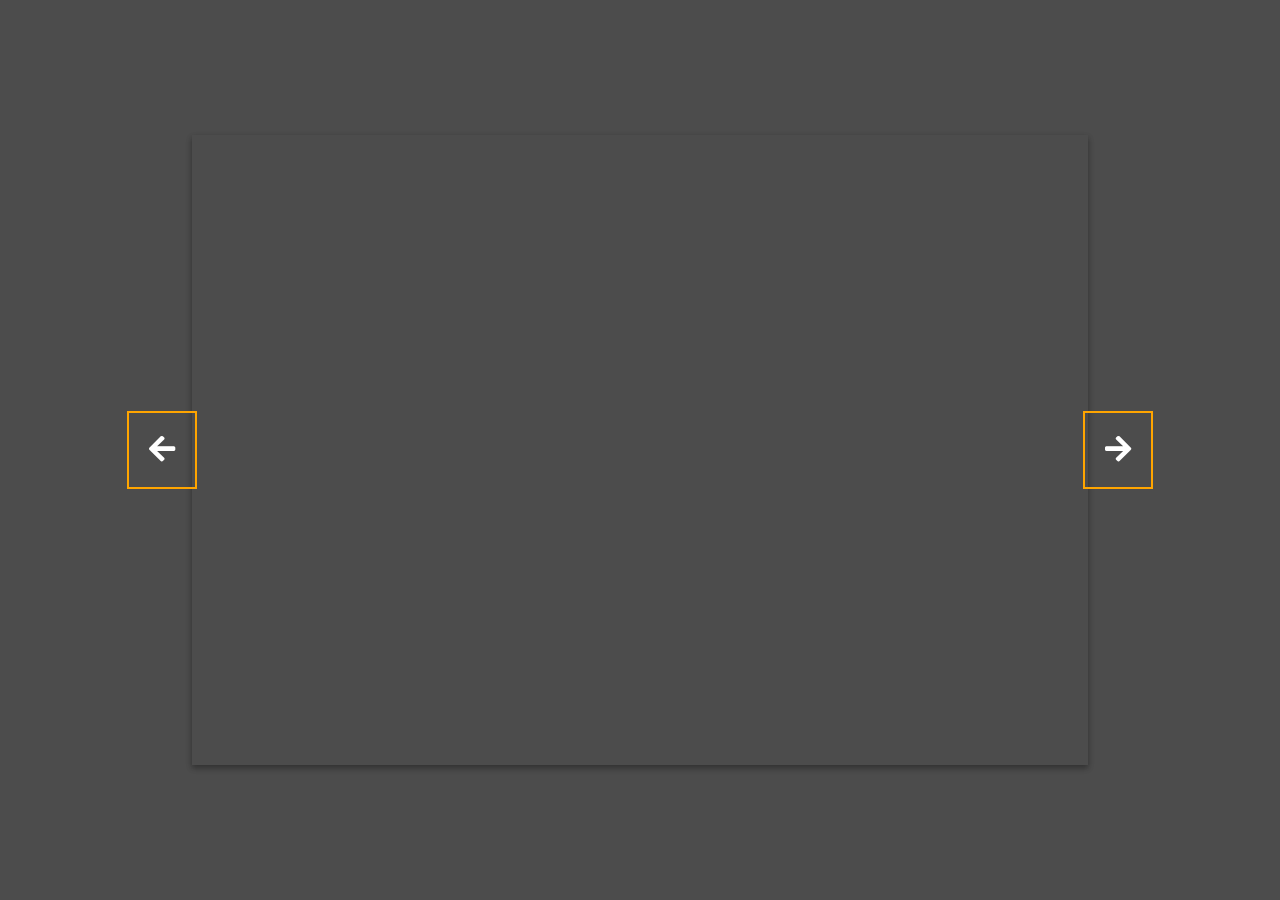
<file: fifty-projects/background-slider/index.html>
<!DOCTYPE html>
<html lang="en">
<head>
    <meta charset="UTF-8">
    <meta name="viewport" content="width=device-width, initial-scale=1.0">
    <link rel="stylesheet" href="https://cdnjs.cloudflare.com/ajax/libs/font-awesome/5.15.1/css/all.min.css" />
    <link rel="stylesheet" href="style.css">
    <title>Background Slider</title>
</head>
<body>
    <div class="slider-container">
        <div class="slider-container">
            <div
              class="slide"
              style="
                background-image: url('https://images.unsplash.com/photo-1549880338-65ddcdfd017b?ixlib=rb-1.2.1&ixid=eyJhcHBfaWQiOjEyMDd9&auto=format&fit=crop&w=2100&q=80');
              "
            ></div>
            <div
              class="slide"
              style="
                background-image: url('https://images.unsplash.com/photo-1511593358241-7eea1f3c84e5?ixlib=rb-1.2.1&ixid=eyJhcHBfaWQiOjEyMDd9&auto=format&fit=crop&w=1934&q=80');
              "
            ></div>
      
            <div
              class="slide"
              style="
                background-image: url('https://images.unsplash.com/photo-1495467033336-2effd8753d51?ixlib=rb-1.2.1&ixid=eyJhcHBfaWQiOjEyMDd9&auto=format&fit=crop&w=2100&q=80');
              "
            ></div>
      
            <div
              class="slide"
              style="
                background-image: url('https://images.unsplash.com/photo-1522735338363-cc7313be0ae0?ixlib=rb-1.2.1&ixid=eyJhcHBfaWQiOjEyMDd9&auto=format&fit=crop&w=2689&q=80');
              "
            ></div>
      
            <div
              class="slide"
              style="
                background-image: url('https://images.unsplash.com/photo-1559087867-ce4c91325525?ixlib=rb-1.2.1&ixid=eyJhcHBfaWQiOjEyMDd9&auto=format&fit=crop&w=2100&q=80');
              "
            ></div>
      
            <button class="arrow left-arrow" id="left">
              <i class="fas fa-arrow-left"></i>
            </button>
      
            <button class="arrow right-arrow" id="right">
              <i class="fas fa-arrow-right"></i>
            </button>
        </div>
    </div>
    <script src="script.js"></script>
</body>
</html>
</file>
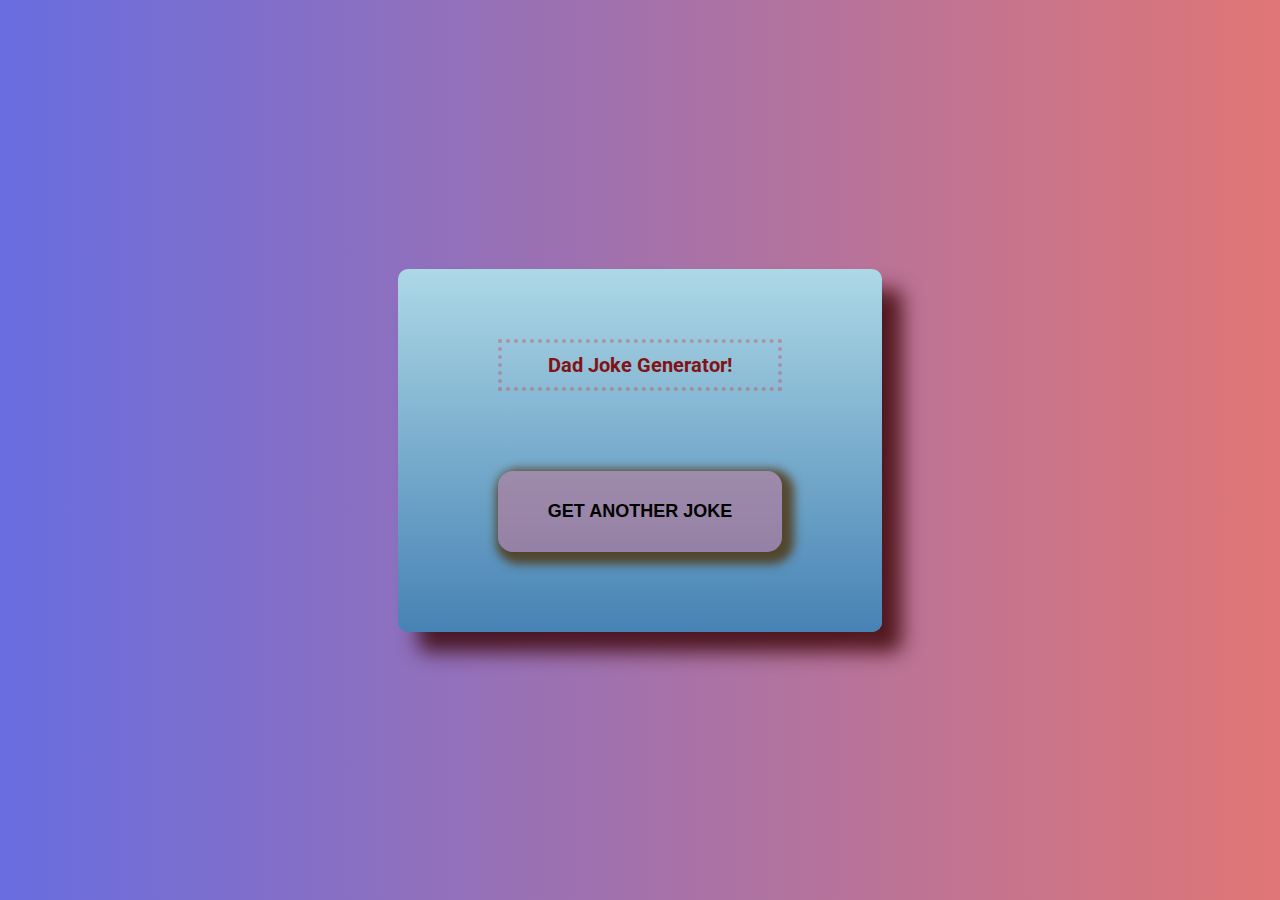
<file: fifty-projects/dad-jokes/index.html>
<!DOCTYPE html>
<html lang="en">
<head>
    <meta charset="UTF-8">
    <meta name="viewport" content="width=device-width, initial-scale=1.0">
    <!-- <link rel="stylesheet" href="https://cdnjs.cloudflare.com/ajax/libs/font-awesome/5.15.1/css/all.min.css" /> -->
    <link rel="stylesheet" href="style.css">
    <title>Dad Jokes</title>
</head>
<body>
    <div class="container">
        <h3>Dad Joke Generator!</h3>
        <p id="joke" class="joke"></p>
        <button class="btn" id="jokebtn">Get Another Joke</button>
    </div>

    <script src="script.js"></script>
</body>
</html>
</file>
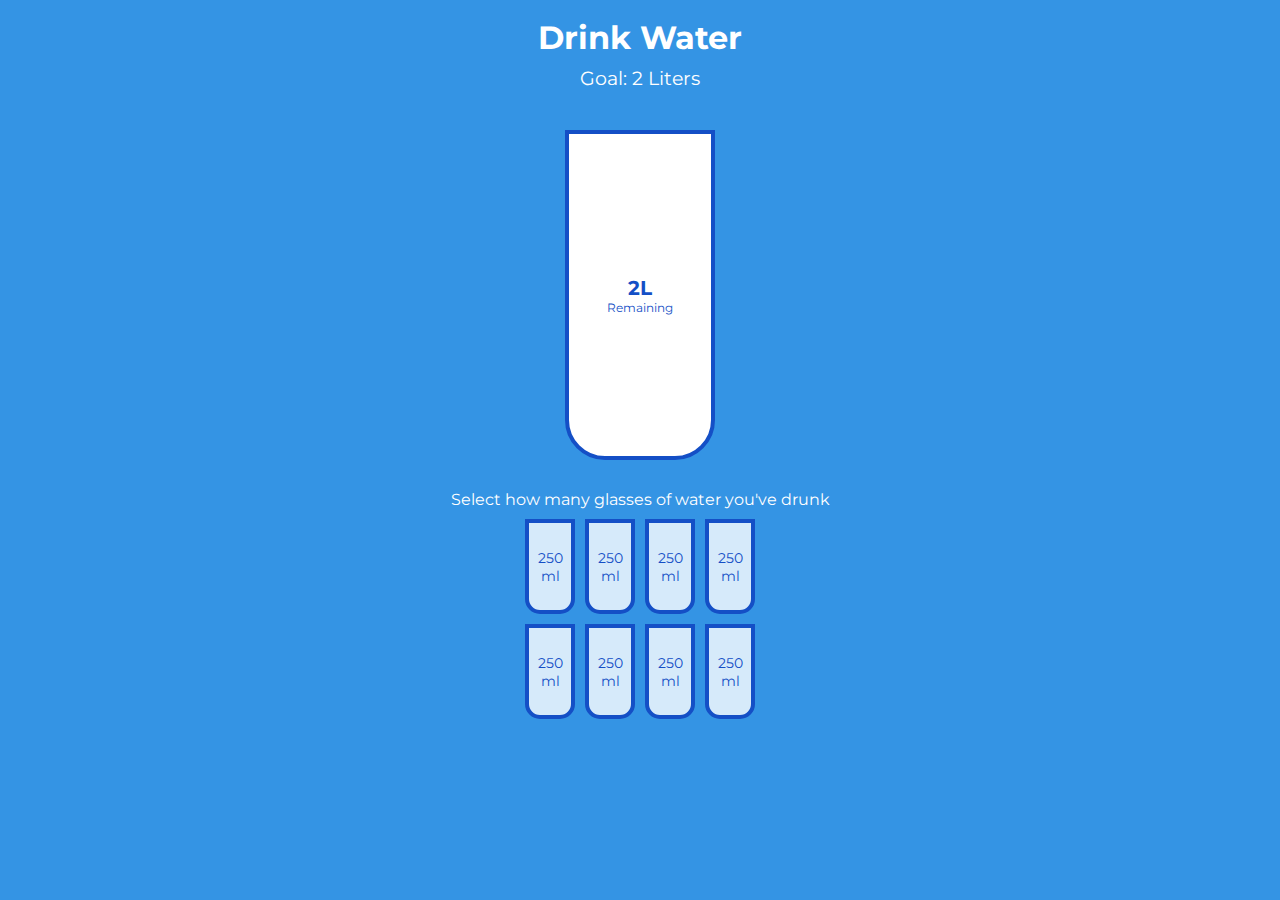
<file: fifty-projects/drink-water/index.html>
<!DOCTYPE html>
<html lang="en">
<head>
    <meta charset="UTF-8">
    <meta name="viewport" content="width=device-width, initial-scale=1.0">
    <!-- <link rel="stylesheet" href="https://cdnjs.cloudflare.com/ajax/libs/font-awesome/5.15.1/css/all.min.css" /> -->
    <link rel="stylesheet" href="style.css">
    <title>Project Starter</title>
</head>
<body>
    <h1>Drink Water</h1>
    <h3>Goal: 2 Liters</h3>

    <div class="cup">
        <div class="remained" id="remained">
            <span id="liters"></span>
            <small>Remaining</small>
        </div>

        <div class="percentage" id="percentage"></div>
    </div>
    <p class="text">Select how many glasses of water you've drunk</p>

    <div class="cups">
        <div class="cup cup-small">250 ml</div>
        <div class="cup cup-small">250 ml</div>
        <div class="cup cup-small">250 ml</div>
        <div class="cup cup-small">250 ml</div>
        <div class="cup cup-small">250 ml</div>
        <div class="cup cup-small">250 ml</div>
        <div class="cup cup-small">250 ml</div>
        <div class="cup cup-small">250 ml</div>
    </div>

    <script src="script.js"></script>
</body>
</html>
</file>
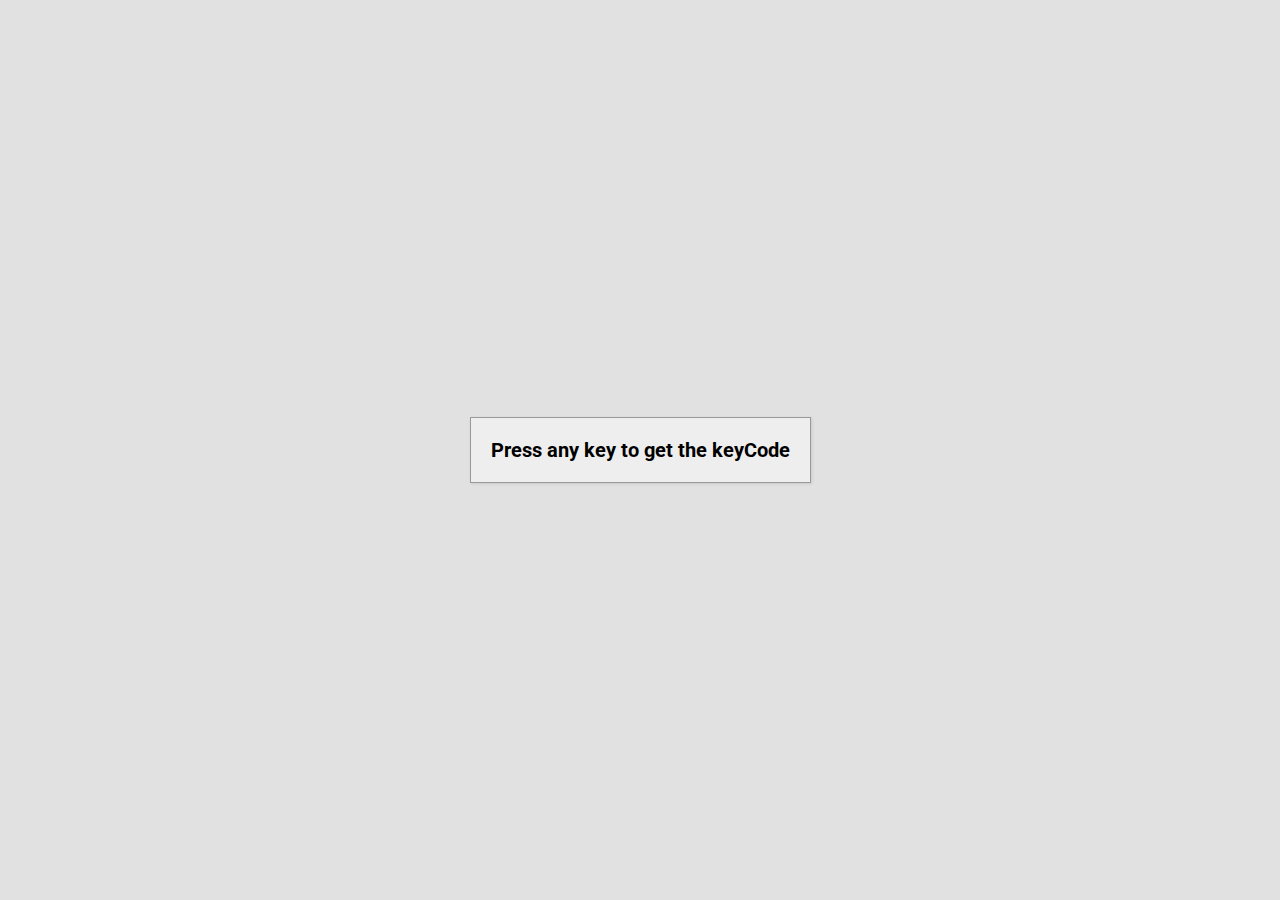
<file: fifty-projects/event-key-codes/index.html>
<!DOCTYPE html>
<html lang="en">
<head>
    <meta charset="UTF-8">
    <meta name="viewport" content="width=device-width, initial-scale=1.0">
    <!-- <link rel="stylesheet" href="https://cdnjs.cloudflare.com/ajax/libs/font-awesome/5.15.1/css/all.min.css" /> -->
    <link rel="stylesheet" href="style.css">
    <title>Event Key Codes</title>
</head>
<body>
    <div id="insert">
        <div class="key">
            Press any key to get the keyCode
        </div>
    </div>

    <script src="script.js"></script>
</body>
</html>
</file>
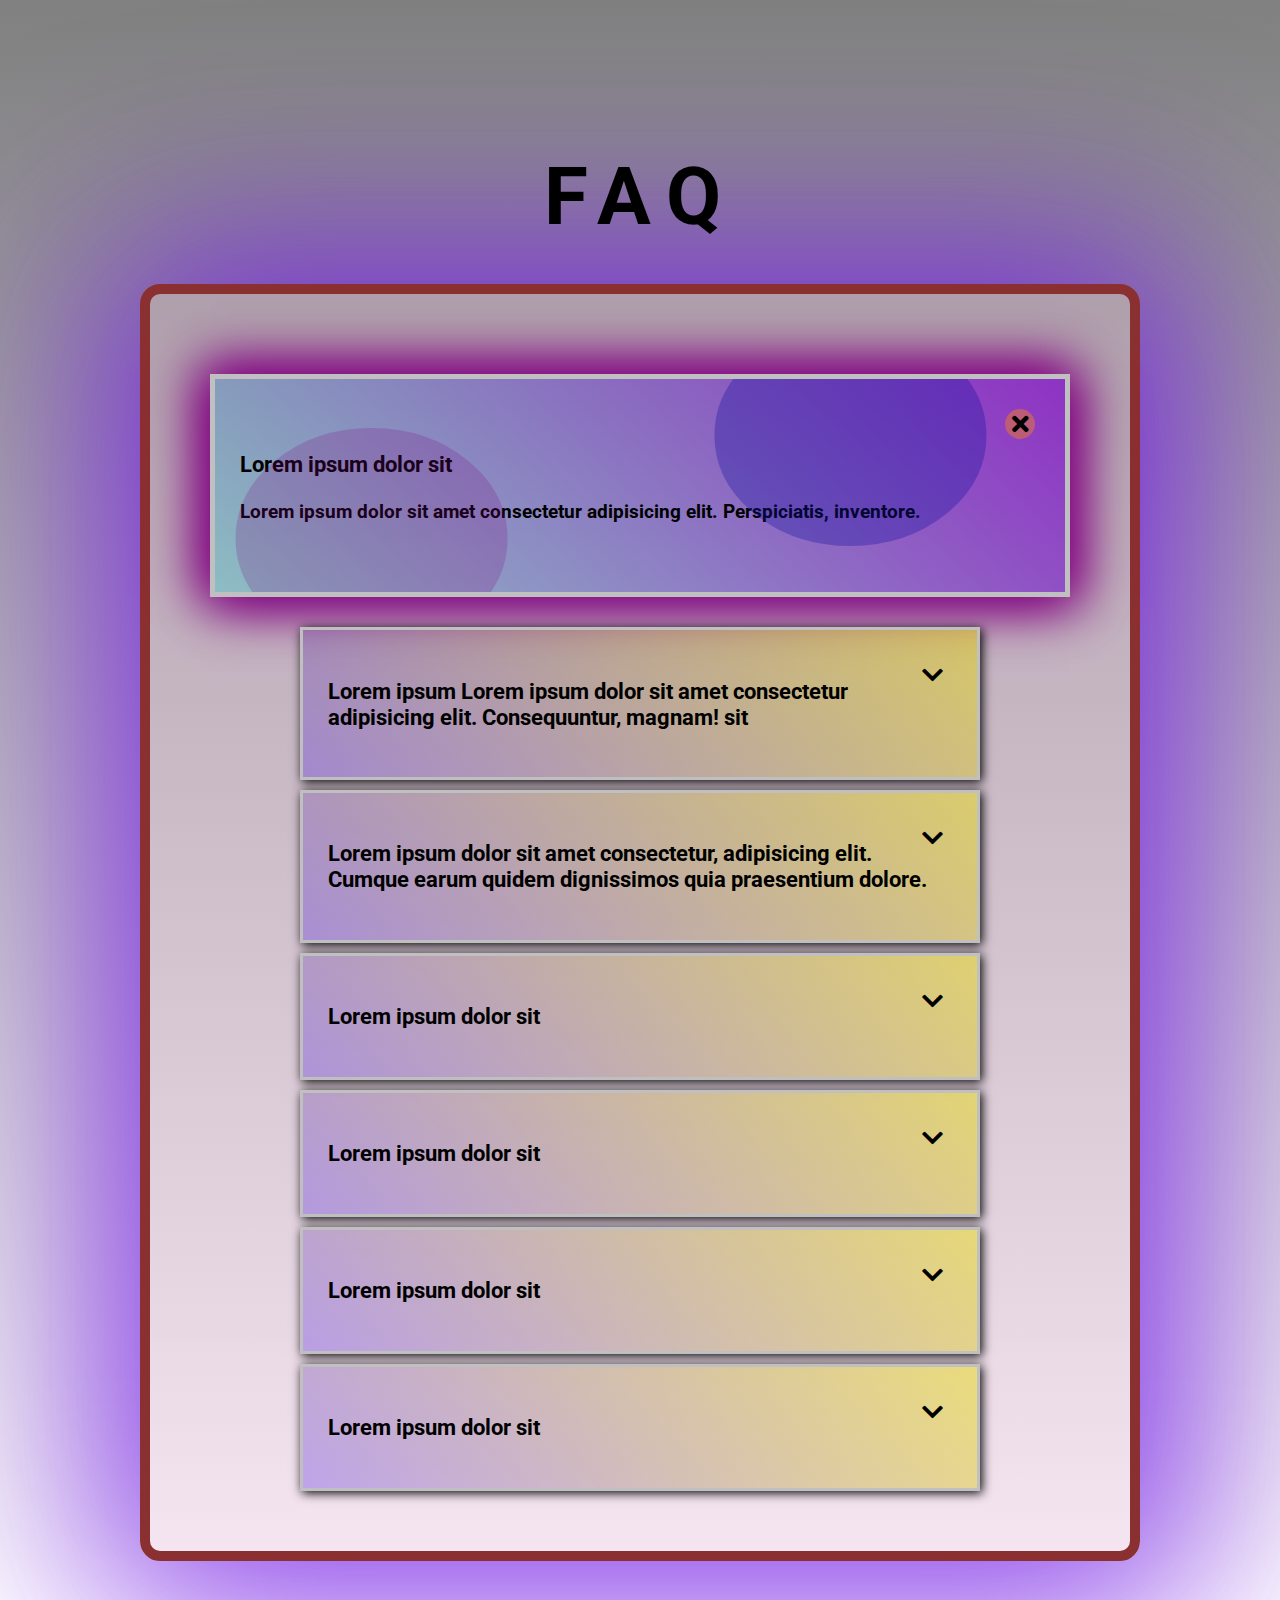
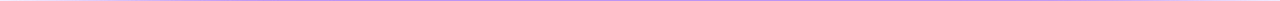
<file: fifty-projects/faq-collapse/index.html>
<!DOCTYPE html>
<html lang="en">
<head>
    <meta charset="UTF-8">
    <meta name="viewport" content="width=device-width, initial-scale=1.0">
    <link rel="stylesheet" href="https://cdnjs.cloudflare.com/ajax/libs/font-awesome/5.15.1/css/all.min.css" />
    <link rel="stylesheet" href="style.css">
    <title>FAQ Collapse</title>
</head>
<body>
    <h1>FAQ</h1>
    <div class="faq-container">
        <div class="faq active">
            <h3 class="faq-title">Lorem ipsum dolor sit</amet></h3>
            <p class="faq-text">Lorem ipsum dolor sit amet consectetur adipisicing elit. Perspiciatis, inventore.</p>
            <button class="faq-toggle">
                <i class="fas fa-chevron-down"></i>
                <i class="fas fa-times"></i>
            </button>
        </div>
        <div class="faq">
            <h3 class="faq-title">Lorem ipsum Lorem ipsum dolor sit amet consectetur adipisicing elit. Consequuntur, magnam! sit</amet></h3>
            <p class="faq-text">Lorem ipsum dolor sit amet consectetur adipisicing elit. Perspiciatis, inventore. Lorem ipsum dolor sit amet consectetur adipisicing elit. Nobis sequi culpa, iure in consequuntur impedit adt?</p>
            <button class="faq-toggle">
                <i class="fas fa-chevron-down"></i>
                <i class="fas fa-times"></i>
            </button>
        </div>
        <div class="faq">
            <h3 class="faq-title">Lorem ipsum dolor sit amet consectetur, adipisicing elit. Cumque earum quidem dignissimos quia praesentium dolore.</amet></h3>
            <p class="faq-text">Lorem ipsum dolor sit amet consectetur adipisicing elit. Perspiciatis, inventore.</p>
            <button class="faq-toggle">
                <i class="fas fa-chevron-down"></i>
                <i class="fas fa-times"></i>
            </button>
        </div>
        <div class="faq">
            <h3 class="faq-title">Lorem ipsum dolor sit</amet></h3>
            <p class="faq-text">Lorem ipsum dolor sit amet consectetur adipisicing elit. Perspiciatis, inventore.</p>
            <button class="faq-toggle">
                <i class="fas fa-chevron-down"></i>
                <i class="fas fa-times"></i>
            </button>
        </div>
        <div class="faq">
            <h3 class="faq-title">Lorem ipsum dolor sit</amet></h3>
            <p class="faq-text">Lorem ipsum dolor sit amet consectetur adipisicing elit. Perspiciatis, inventore.</p>
            <button class="faq-toggle">
                <i class="fas fa-chevron-down"></i>
                <i class="fas fa-times"></i>
            </button>
        </div>
        <div class="faq">
            <h3 class="faq-title">Lorem ipsum dolor sit</amet></h3>
            <p class="faq-text">Lorem ipsum dolor sit amet consectetur adipisicing elit. Perspiciatis, inventore.</p>
            <button class="faq-toggle">
                <i class="fas fa-chevron-down"></i>
                <i class="fas fa-times"></i>
            </button>
        </div>
        <div class="faq">
            <h3 class="faq-title">Lorem ipsum dolor sit</amet></h3>
            <p class="faq-text">Lorem ipsum dolor sit amet consectetur adipisicing elit. Perspiciatis, inventore.</p>
            <button class="faq-toggle">
                <i class="fas fa-chevron-down"></i>
                <i class="fas fa-times"></i>
            </button>
        </div>
    </div>

    <script src="script.js"></script>
</body>
</html>
</file>
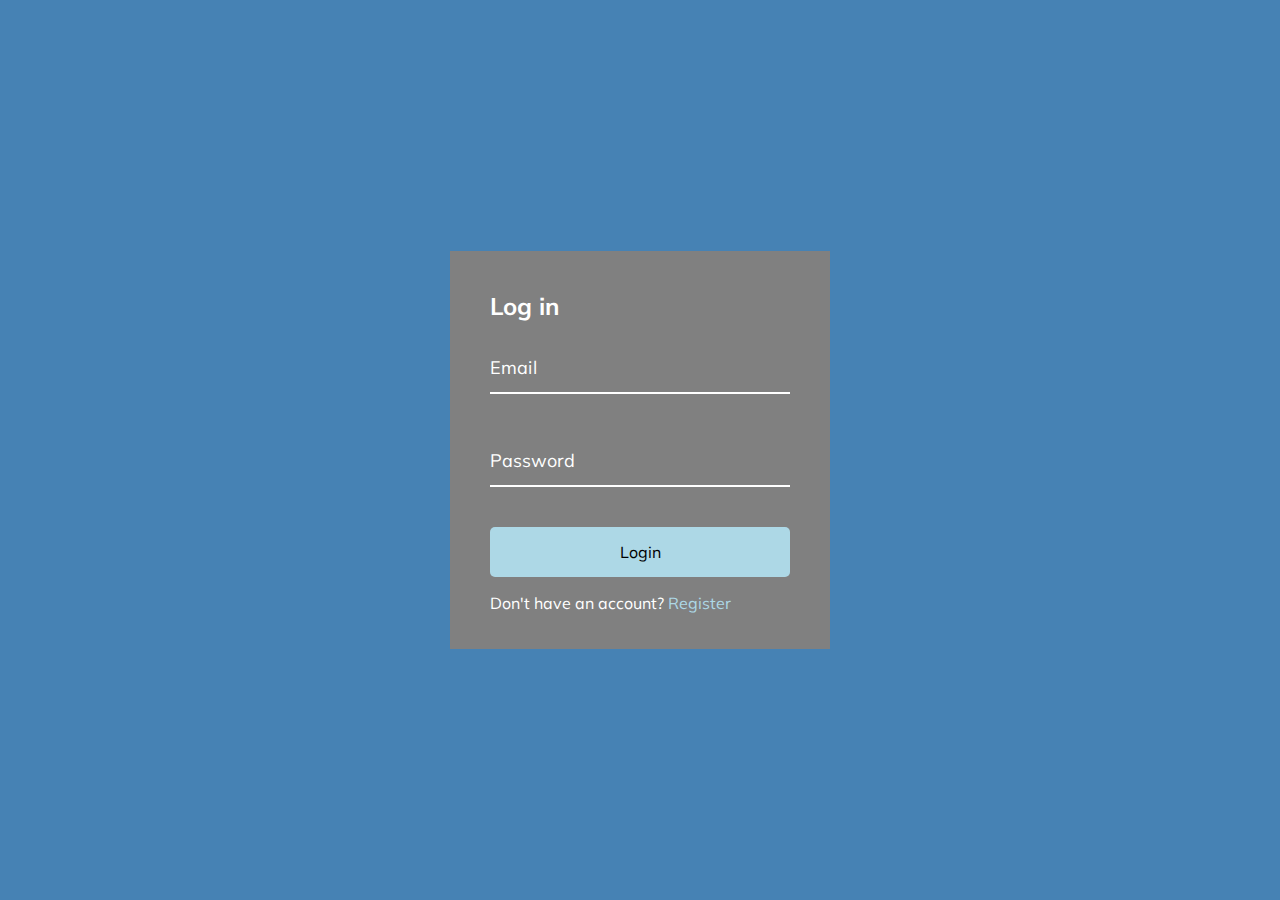
<file: fifty-projects/form-wave/index.html>
<!DOCTYPE html>
<html lang="en">
<head>
    <meta charset="UTF-8">
    <meta name="viewport" content="width=device-width, initial-scale=1.0">
    <link rel="stylesheet" href="https://cdnjs.cloudflare.com/ajax/libs/font-awesome/5.15.1/css/all.min.css" />
    <link rel="stylesheet" href="style.css">
    <title>Form Wave</title>
</head>
<body>
    <div class="container">
        <h2>Log in</h2>
        <form>
            <div class="form-control">
                <input type="text" required>
                <label>Email</label>
            </div>
            <div class="form-control" >
                <input type="password" required>
                <label>Password</label>
            </div>

            <button class="btn">Login</button>

            <p>Don't have an account? <a href="#">Register</a></p>
        </form>
    </div>

    <script src="script.js"></script>
</body>
</html>
</file>
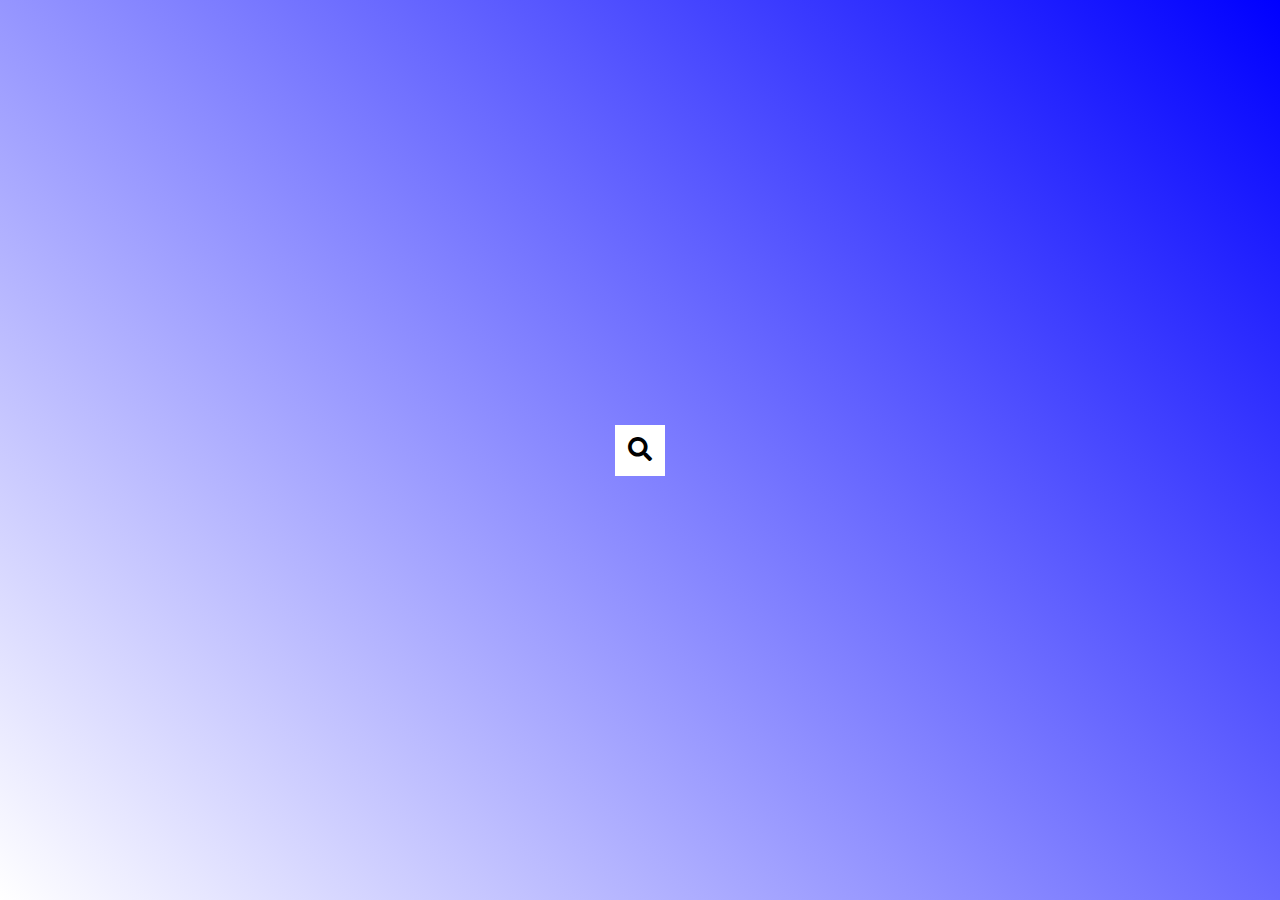
<file: fifty-projects/hidden-search-widget/index.html>
<!DOCTYPE html>
<html lang="en">
<head>
    <meta charset="UTF-8">
    <meta name="viewport" content="width=device-width, initial-scale=1.0">
    <link rel="stylesheet" href="https://cdnjs.cloudflare.com/ajax/libs/font-awesome/5.15.1/css/all.min.css" />
    <link rel="stylesheet" href="style.css">
    <title>Hidden Search</title>
</head>
<body>
    <div class="search">
        <input type="text" class="input" placeholder="Search...">
        <button class="btn">
            <i class="fas fa-search"></i>
        </button>
    </div>

    <script src="script.js"></script>
</body>
</html>
</file>
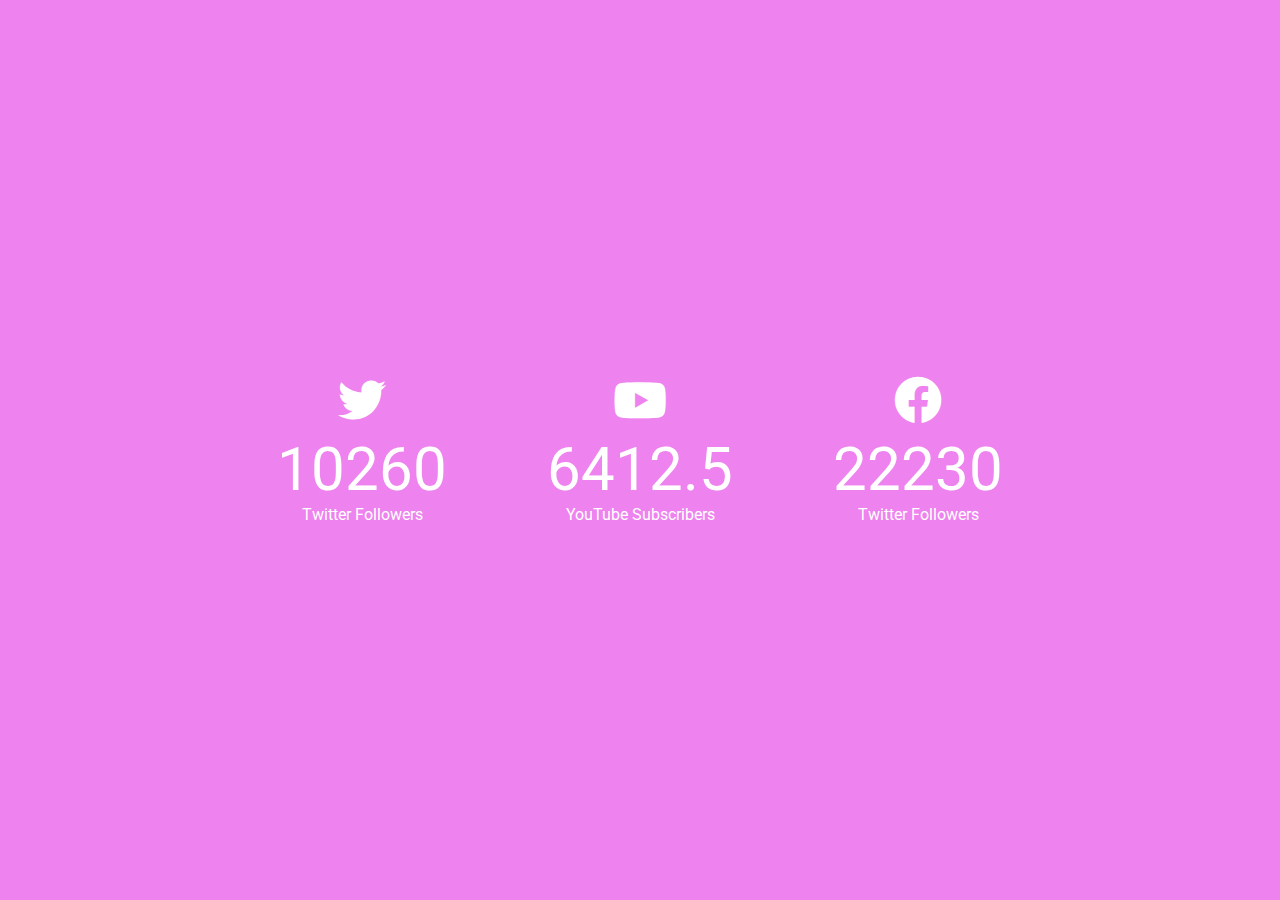
<file: fifty-projects/incrementing-counter/index.html>
<!DOCTYPE html>
<html lang="en">
<head>
    <meta charset="UTF-8">
    <meta name="viewport" content="width=device-width, initial-scale=1.0">
    <link rel="stylesheet" href="https://cdnjs.cloudflare.com/ajax/libs/font-awesome/5.15.1/css/all.min.css" />
    <link rel="stylesheet" href="style.css">
    <title>Project Starter</title>
</head>
<body>
    <div class="counter-container">
        <i class="fab fa-twitter fa-3x"></i>
        <div class="counter" data-target="12000"></div>
        <span>Twitter Followers</span>
    </div>
    <div class="counter-container">
        <i class="fab fa-youtube fa-3x"></i>
        <div class="counter" data-target="7500"></div>
        <span>YouTube Subscribers</span>
    </div>
    <div class="counter-container">
        <i class="fab fa-facebook fa-3x"></i>
        <div class="counter" data-target="26000"></div>
        <span>Twitter Followers</span>
    </div>
    <script src="script.js"></script>
</body>
</html>
</file>
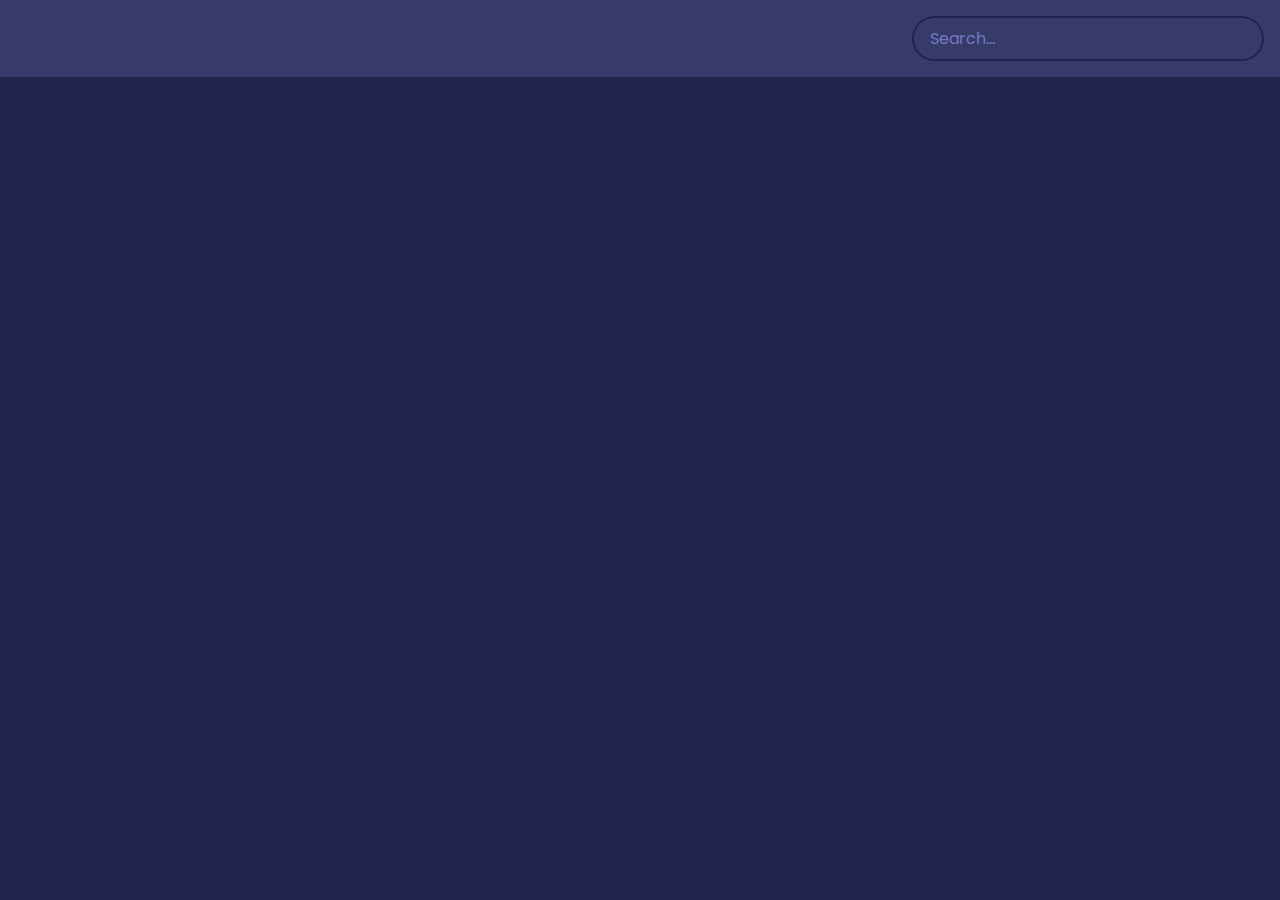
<file: fifty-projects/movie-app/index.html>
<!DOCTYPE html>
<html lang="en">
<head>
    <meta charset="UTF-8">
    <meta name="viewport" content="width=device-width, initial-scale=1.0">
    <!-- <link rel="stylesheet" href="https://cdnjs.cloudflare.com/ajax/libs/font-awesome/5.15.1/css/all.min.css" /> -->
    <link rel="stylesheet" href="style.css">
    <title>Movie App</title>
</head>
<body>
    <header>
        <form id="form">
            <input type="text" id="search" class="search"
            placeholder="Search...">
        </form>
    </header>

    <main id="main"></main>

    <script src="script.js"></script>
</body>
</html>
</file>
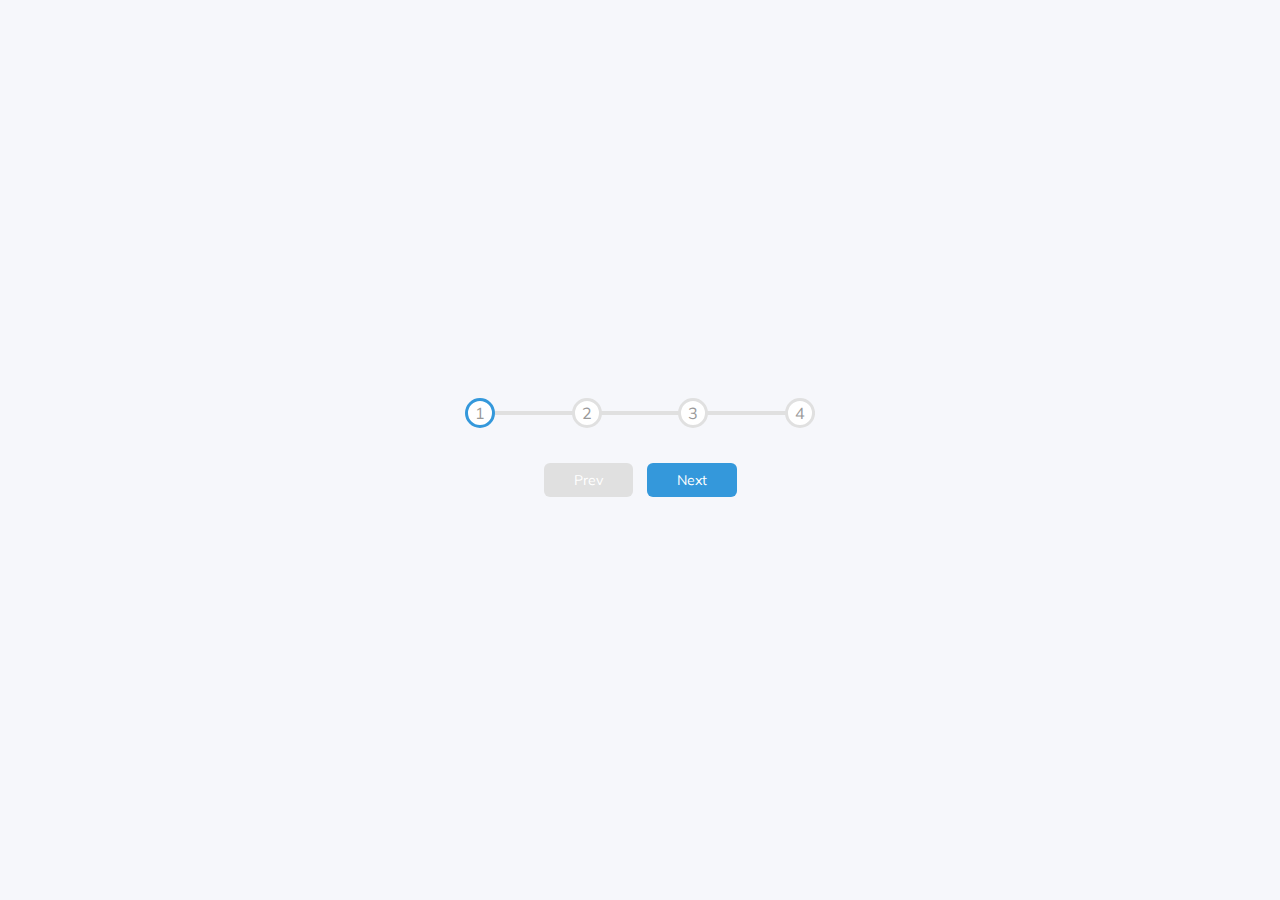
<file: fifty-projects/progress-steps/index.html>
<!DOCTYPE html>
<html lang="en">
<head>
    <meta charset="UTF-8">
    <meta name="viewport" content="width=device-width, initial-scale=1.0">
    <!-- <link rel="stylesheet" href="https://cdnjs.cloudflare.com/ajax/libs/font-awesome/5.15.1/css/all.min.css" /> -->
    <link rel="stylesheet" href="style.css">
    <title>Progress Steps</title>
</head>
<body>
   <div class="container">
       <div class="progress-container">
           <div class="progress" id="progress"></div>
           <div class="circle active">1</div>
           <div class="circle">2</div>
           <div class="circle">3</div>
           <div class="circle">4</div>
       </div>

       <button class="btn" id="prev" disabled >Prev</button>
       <button class="btn" id="next">Next</button>
   </div>

    <script src="script.js"></script>
</body>
</html>
</file>
<file: fifty-projects/background-slider/style.css>
@import url('https://fonts.googleapis.com/css2?family=Roboto:wght@400;700&display=swap');

* {
    box-sizing: border-box;
}

body {
    font-family: 'Roboto', sans-serif;
    display: flex;
    flex-direction: column;
    align-items: center;
    justify-content: center;
    height: 100vh;
    margin: 0;
    background-image: url(https://images.unsplash.com/photo-1549880338-65ddcdfd017b?ixlib=rb-1.2.1&ixid=eyJhcHBfaWQiOjEyMDd9&auto=format&fit=crop&w=2100&q=80);
    background-position: center center;
    background-size: cover;
    transition: 0.4s ease;
}

body::before {
    content: '';
    position: absolute;
    top: 0;
    left: 0%;
    width: 100%;
    height: 100vh;
    background-color: rgba(0,0,0,0.7);
    z-index: -1;
}

.slider-container {
    box-shadow: 0 3px 6px rgba(0,0,0,0.16), 0 3px 6px rgba(0,0,0,0.23);
    height: 70vh;
    width: 70vw;
    position: relative;
    overflow: hidden;
}

.slide {
    opacity: 0;
    height: 100vh;
    width: 100vw;
    background-position: center center;
    background-size: cover;
    position: absolute;
    top: -15vh;
    left: -15vw;
    transition: 0.4s ease;
    z-index: 1;

}

.slide.active {
    opacity: 1;
}

.arrow {
    position: fixed;
    background-color: transparent;
    color: white;
    padding: 20px;
    font-size: 30px;
    border: 2px solid orange;
    top: 50%;
    transform: translateY(-50%);
    cursor: pointer;
}

.arrow:focus {
    outline: 0;
}

.left-arrow {
    left: calc(15vw - 65px)
}

.right-arrow {
    right: calc(15vw - 65px)
}
</file>
<file: fifty-projects/dad-jokes/style.css>
@import url('https://fonts.googleapis.com/css2?family=Roboto:wght@400;700&display=swap');

* {
    box-sizing: border-box;
}

body {
    background-image: linear-gradient(90deg, #686de0, rgb(224, 118, 118));
    font-family: 'Roboto', sans-serif;
    display: flex;
    /* flex-direction: column; */
    align-items: center;
    justify-content: center;
    height: 100vh;
    padding: 20px;
    margin: 0;
}

.container {
    background-image: linear-gradient(lightblue, steelblue);
    text-align: center;
    justify-content: center;
    padding: 50px 100px;
    margin: auto;
    border-radius: 10px;
    box-shadow: 20px 20px 20px rgba(55,0,0,0.8);
}

h3 {
    font-size: 20px;
    color: maroon;
    padding: 10px 30px;
    border: 4px dotted rgba(233,15,15,0.3);
    opacity: 0.9;
}

.joke {
    font-size: 30px;
    letter-spacing: 1px;
    line-height: 40px;
    margin: 50px auto;
    max-width: 600px;
}

button {
    background-color: rgba(197, 112, 142, 0.527);
    border: none;
    outline: none;
    padding: 30px 50px;
    margin: 30px auto;
    border-radius: 15px;
    box-shadow: 5px 5px 10px 7px rgba(80, 49, 8, 0.795);
    cursor: pointer;
    transition: 0.2s ease;
    text-transform: uppercase;
    font-weight: 700;
    font-size: 18px;
}

button:active {
    border: 0;
    font-weight: 700;
    outline: none;
    transform: scale(0.9);
    box-shadow: -5px -5px 100px 20px rgba(80, 49, 8, 0.795), 5px 5px 100px 20px rgba(80, 49, 8, 0.795), 0 0 20px 0px rgba(80, 49, 8, 0.795) inset;

}
</file>
<file: fifty-projects/drink-water/style.css>
@import url('https://fonts.googleapis.com/css?family=Montserrat:400,600&display=swap');


:root {
    --border-color: #144fc6;
    --fill-color: #6ab3f8
}

* {
    box-sizing: border-box;
}

body {
    background-color: #3494e4;
    color: white;
    font-family: 'Montserrat', sans-serif;
    display: flex;
    flex-direction: column;
    align-items: center;
    margin-bottom: 40px;
}

h1 {
    margin: 10px 0 0;
}

h3 {
    font-weight: 400;
    margin: 10px 0
}

.cup {
    background-color: white;
    border: 4px solid var(--border-color);
    color: var(--border-color);
    border-radius: 0 0 40px 40px;
    height: 330px;
    width: 150px;
    margin: 30px;
    display: flex;
    flex-direction: column;
    overflow: hidden;
}

.cup.cup-small {
    height: 95px;
    width: 50px;
    border-radius: 0 0 15px 15px;
    background-color: rgba(255,255,255, 0.8);
    cursor: pointer;
    font-size: 14px;
    align-items: center;
    justify-content: center;
    text-align: center;
    margin: 5px;
    transition: 0.3s ease;
}

.cup.cup-small.full {
    background-color: var(--fill-color);
    color: white;
}

.cups {
    display: flex;
    flex-wrap: wrap;
    align-items: center;
    justify-content: center;
    width: 280px;
}

.remained {
    display: flex;
    align-items: center;
    justify-content: center;
    text-align: center;
    flex-direction: column;
    flex: 1;
    transition: 0.3s ease;
}

.remained span {
    font-size: 20px;
    font-weight: bold;
}

.remained small {
    font-size: 12px;
}

.percentage {
    background: var(--fill-color);
    display: flex;
    align-items: center;
    justify-content: center;
    font-weight: bold;
    font-size: 30px;
    height: 0;
    transition: 0.3s ease;
}

.text {
    text-align: center;
    margin: 0 0 5px;
}
</file>
<file: fifty-projects/event-key-codes/style.css>
@import url('https://fonts.googleapis.com/css2?family=Roboto:wght@400;700&display=swap');

* {
    box-sizing: border-box;
}

body {
    background-color: #e1e1e1;
    font-family: 'Roboto', sans-serif;
    display: flex;
    flex-direction: column;
    align-items: center;
    justify-content: center;
    text-align: center;
    height: 100vh;
    margin: 0;
}

.key {
    border: 1px solid #999999;
    background-color: #eeeeee;
    box-shadow: 1px 1px 3px rgba(0,0,0,0.1);
    display: inline-flex;
    align-items: center;
    font-size: 20px;
    font-weight: bold;
    padding: 20px;
    flex-direction: column;
    margin: 10px;
    min-width: 150px;
    position: relative;
}

.key small {
    position: absolute;
    top: -24px;
    text-align: center;
    width: 100%;
    
}
</file>
<file: fifty-projects/faq-collapse/style.css>
@import url('https://fonts.googleapis.com/css2?family=Roboto:wght@400;700&display=swap');

* {
    box-sizing: border-box;
}

body {
    background-image: linear-gradient(grey, white);
    font-family: 'Roboto', sans-serif;
    font-weight: 700;
}

h1 {
    margin: 50px 0 30px;
    padding-top: 100px;
    font-size: 5rem;
    letter-spacing: 1rem;
    text-align: center;
}

.faq-container {
    background-color: rgba(233, 180, 220, 0.3);
    box-shadow: 7px 7px 200px 50px rgba(111, 19, 230, 0.8);
    border-radius: 20px;
    border: 10px solid rgb(139, 48, 48);
    padding: 50px;
    width: 1000px;
    margin: 40px auto;
}

.faq {
    background-image: linear-gradient(45deg, rgba(72, 22, 222, 0.3), rgba(233,220,20, 0.5));
    border: 3px solid silver;
    box-shadow: 2px 2px 10px black;
    padding: 25px;
    margin: 10px 100px;
    position: relative;
    overflow: hidden;
    transition: 0.6s ease;
    font-size: 1.2rem;
}

.faq-title {
    padding: auto, 30px;
    margin: auto, 30px;
}

.faq.active {
    background-image: linear-gradient(45deg, rgba(22, 221, 212, 0.3), rgba(133,22,200, 0.8));
    border: 5px solid silver;
    box-shadow: 5px 5px 50px 5px purple, -5px -5px 50px 5px purple;
    padding: 50px 25px;
    margin: 30px 10px;
}

.faq.active::before,
.faq.active::after  {
    content: '\f075';
    font-family: 'Font Awesome 5 Free';
    color: purple;
    font-size: 17rem;
    position: absolute;
    opacity: 0.2;
    top: 20px;
    left: 20px;
    z-index: 0;
}

.faq.active::before {
    color: rgba(13, 13, 158, 0.445);
    top: -100px;
    left: 500px;
    transform: rotate(180deg);
    opacity: 0.7;
}

.faq-text {
    display: none;
}

.faq.active .faq-text {
    display: block;
}

.faq-toggle {
    background-color: transparent;
    border: 0;
    font-size: 24px;
    cursor: pointer;
    border-radius: 50%;
    display: flex;
    align-items: center;
    justify-content: center;
    padding: 0;
    position: absolute;
    top: 30px;
    right: 30px;
    height: 30px;
    width: 30px;
}

.faq-toggle:focus {
    outline: none;
}

.faq-toggle:active {
    transform: scale(.50);
}

.faq-toggle .fa-times {
    display: none;
}

.faq.active .faq-toggle .fa-times {
    display: block;
}

.faq.active .faq-toggle .fa-chevron-down {
    display: none;
}

.faq.active .faq-toggle {
background-color: rgba(200, 100, 99, .8);
}

.chevron-down {
    margin: 0 20px;
}
</file>
<file: fifty-projects/form-wave/style.css>
@import url('https://fonts.googleapis.com/css?family=Muli&display=swap');

* {
    box-sizing: border-box;
}

body {
    background-color: steelblue;
    color: white;
    font-family: 'Muli', sans-serif;
    display: flex;
    flex-direction: column;
    align-items: center;
    justify-content: center;
    height: 100vh;
    margin: 0;
}

.container {
    background-color: grey;
    padding: 20px 40px;
}

.container h1 {
    text-align: center;
    margin-bottom: 30px;
}

.container a {
    text-decoration: none;
    color: lightblue;
}

.btn {
    cursor: pointer;
    display: inline-block;
    width: 100%;
    background: lightblue;
    padding: 15px;
    font-family: inherit;
    font-size: 16px;
    border: 0;
    border-radius: 5px;
}

.btn:focus {
    outline: 0;
}

.btn:active {
    transform: scale(0.98);
}

.text {
    margin-top: 30px;
}

.form-control {
    position: relative;
    margin: 20px 0 40px;
    width: 300px;
}

.form-control input {
    background-color: transparent;
    border: 0;
    border-bottom: 2px #fff solid;
    display: block;
    width: 100%;
    padding: 15px 0;
    font-size: 18px;
    color: #fff;
}

.form-control input:focus, .form-control input:valid {
    outline: 0;
    border-bottom-color: lightblue;
}

.form-control label {
    position: absolute;
    top: 15px;
    left: 0;
}

.form-control label span {
    display: inline-block;
    font-size: 18px;
    min-width: 5px;
    transition: 0.3s cubic-bezier(0.68, -0.55, 0.265, 1.55);
}

.form-control input:focus + label span,
.form-control input:valid + label span {
    color: lightblue;
    transform: translateY(-30px);
}
</file>
<file: fifty-projects/hidden-search-widget/style.css>
@import url('https://fonts.googleapis.com/css2?family=Roboto:wght@400;700&display=swap');

* {
    box-sizing: border-box;
}

body {
    background-image: linear-gradient(45deg, white , blue);
    font-family: 'Roboto', sans-serif;
    display: flex;
    align-items: center;
    justify-content: center;
    height: 100vh;
    margin: 0;
}

.search {
    position: relative;
    height: 50px;
}

.search .input {
    background-color: #fff;
    border: 0;
    font-size: 18px;
    padding: 15px;
    width: 50px;
    transition: width 0.3s ease-in;
}

.btn {
    background-color: #ffffff;
    border: 0;
    cursor: pointer;
    font-size: 24px;
    position: absolute;
    top: 0;
    left: 0;
    height: 50px;
    width: 50px;
    transition: transform 0.3s ease;
}

.btn:focus, .input:focus {
    outline: none;
}

.search.active .input {
    width: 200px;
}

.search.active .btn {
    transform: translateX(198px);
}
</file>
<file: fifty-projects/incrementing-counter/style.css>
@import url('https://fonts.googleapis.com/css2?family=Roboto:wght@400;700&display=swap');

* {
    box-sizing: border-box;
}

body {
    background-color: violet;
    color: white;
    font-family: 'Roboto', sans-serif;
    display: flex;
    align-items: center;
    justify-content: center;
    height: 100vh;
    margin: 0;
}

.counter-container {
    display: flex;
    flex-direction: column;
    justify-content: center;
    margin: 30px 50px;
    text-align: center;
}

.counter {
    font-size: 60px;
    margin-top: 10px;
}

@media(max-width: 880px) {
    body {
        flex-direction: column;
    }
}
</file>
<file: fifty-projects/movie-app/style.css>
/* @import url('https://fonts.googleapis.com/css2?family=Poppins:wght@200;400&display=swap');

:root {
    --primary-color: #22254b;
    --secondary-color: #373b69;
}

* {
    box-sizing: border-box;
}

body {
    background-color: var(--primary-color);
    font-family: 'Poppins', sans-serif;
    margin: 0;
}

header {
    background-color: var(--secondary-color);
    padding: 1rem;
    display: flex;
    justify-content: flex-end;
}

.search {
    background-color: transparent;
    border: 2px solid var(--primary-color);
    border-radius: 50px;
    font-family: inherit;
    font-size: 1rem;
    padding: .5rem 1rem;
    color: white;
}

.search::placeholder {
    color: #7378c5;
}

.search:focus {
    outline: none;
    background-color: var(--primary-color);
}

main {
    display: flex;
    flex-wrap: wrap;
}

.movie {
    width: 350px;
    margin: 1rem;
    background-color: var(--secondary-color);
    position: relative;
    overflow: hidden;
    border-radius: 3px;
}

.movie img {
    padding: 30px;
    width: 70%;
}

.movie-info {
    color: white;
    display: flex;
    align-items: center;
    justify-content: space-around;
    padding: 0.5rem 1rem;
    border: 1px solid black;
    margin: 3px;
    letter-spacing: 0.5px;
}

.movie-info h3 {
    margin-top: 0;
}

.movie-info span {
    background-color: var(--primary-color);
    padding: 0.25rem 0.5rem;
    border-radius: 3px;
    font-weight: bold;
}

.movie-info span.green {
    color: lightgreen;
}

.movie-info span.orange {
    color: orange;
}

.movie-info span.red {
    color: red;
}

.overview {
    background-color: white;
    padding: 2rem;
    position: absolute;
    left: 0;
    bottom: 0;
    right: 0;
    max-height: 100%;
    transform: translateY(101%);
    transition: 0.5s ease;
}

.movie:hover .overview {
    transform: translateY(0);
} */




@import url('https://fonts.googleapis.com/css2?family=Poppins:wght@200;400&display=swap');

:root {
  --primary-color: #22254b;
  --secondary-color: #373b69;
}

* {
  box-sizing: border-box;
}

body {
  background-color: var(--primary-color);
  font-family: 'Poppins', sans-serif;
  margin: 0;
}

header {
  padding: 1rem;
  display: flex;
  justify-content: flex-end;
  background-color: var(--secondary-color);
}

.search {
  background-color: transparent;
  border: 2px solid var(--primary-color);
  border-radius: 50px;
  font-family: inherit;
  font-size: 1rem;
  padding: 0.5rem 1rem;
  color: #fff;
}

.search::placeholder {
  color: #7378c5;
}

.search:focus {
  outline: none;
  background-color: var(--primary-color);
}

main {
  display: flex;
  flex-wrap: wrap;
}

.movie {
  width: 300px;
  margin: 1rem;
  background-color: var(--secondary-color);
  box-shadow: 0 4px 5px rgba(0, 0, 0, 0.2);
  position: relative;
  overflow: hidden;
  border-radius: 3px;
}

.movie img {
  width: 100%;
}

.movie-info {
  color: #eee;
  display: flex;
  align-items: center;
  justify-content: space-between;
  padding: 0.5rem 1rem 1rem;
  letter-spacing: 0.5px;
}

.movie-info h3 {
  margin-top: 0;
}

.movie-info span {
  background-color: var(--primary-color);
  padding: 0.25rem 0.5rem;
  border-radius: 3px;
  font-weight: bold;
}

.movie-info span.green {
  color: lightgreen;
}

.movie-info span.orange {
  color: orange;
}

.movie-info span.red {
  color: red;
}

.overview {
  background-color: #fff;
  padding: 2rem;
  position: absolute;
  left: 0;
  bottom: 0;
  right: 0;
  max-height: 100%;
  transform: translateY(101%);
  transition: transform 0.3s ease-in;
}

.movie:hover .overview {
  transform: translateY(0);
}
</file>
<file: fifty-projects/progress-steps/style.css>
@import url('https://fonts.googleapis.com/css?family=Muli&display=swap');

:root {
    --line-border-fill: #3498db;
    --line-border-empty: #e0e0e0;
}

* {
    box-sizing: border-box;
}

body {
    background-color: #f6f7fb;
    font-family: 'Muli', sans-serif;
    display: flex;
    align-items: center;
    justify-content: center;
    height: 100vh;
    overflow: hidden;
    margin: 0;
}

.container {
    text-align: center;
}

.progress-container {
    display: flex;
    justify-content: space-between;
    position: relative;
    margin-bottom: 30px;
    max-width: 100%;
    width: 350px;
}

.progress-container::before {
    content:'';
    background-color: var(--line-border-empty);
    position: absolute;
    top: 50%;
    left: 0;
    transform: translateY(-50%);
    height: 4px;
    width: 100%;
    z-index: -1;
}

.progress {
    background-color: var(--line-border-fill);
    position: absolute;
    top: 50%;
    left: 0;
    transform: translateY(-50%);
    height: 4px;
    width: 0%;
    z-index: -1;
    transition: .4s ease;
}

.circle {
    background-color: white;
    color: #999;
    border-radius: 50%;
    height: 30px;
    width: 30px;
    display: flex;
    align-items: center;
    justify-content: center;
    border: 3px solid var(--line-border-empty);
    transition: .4s ease;
}

.circle.active {
    border-color: var(--line-border-fill);
}

.btn {
    background-color: var(--line-border-fill);
    color: #fff;
    border: 0;
    border-radius: 6px;
    cursor: pointer;
    font-family: inherit;
    padding: 8px 30px;
    margin: 5px;
    font-size: 14px;
}

.btn:active {
    transform: scale(0.98)
}

.btn:focus {
    outline: 0;
}

.btn:disabled {
    background-color: var(--line-border-empty);
    cursor: not-allowed;
}
</file>
